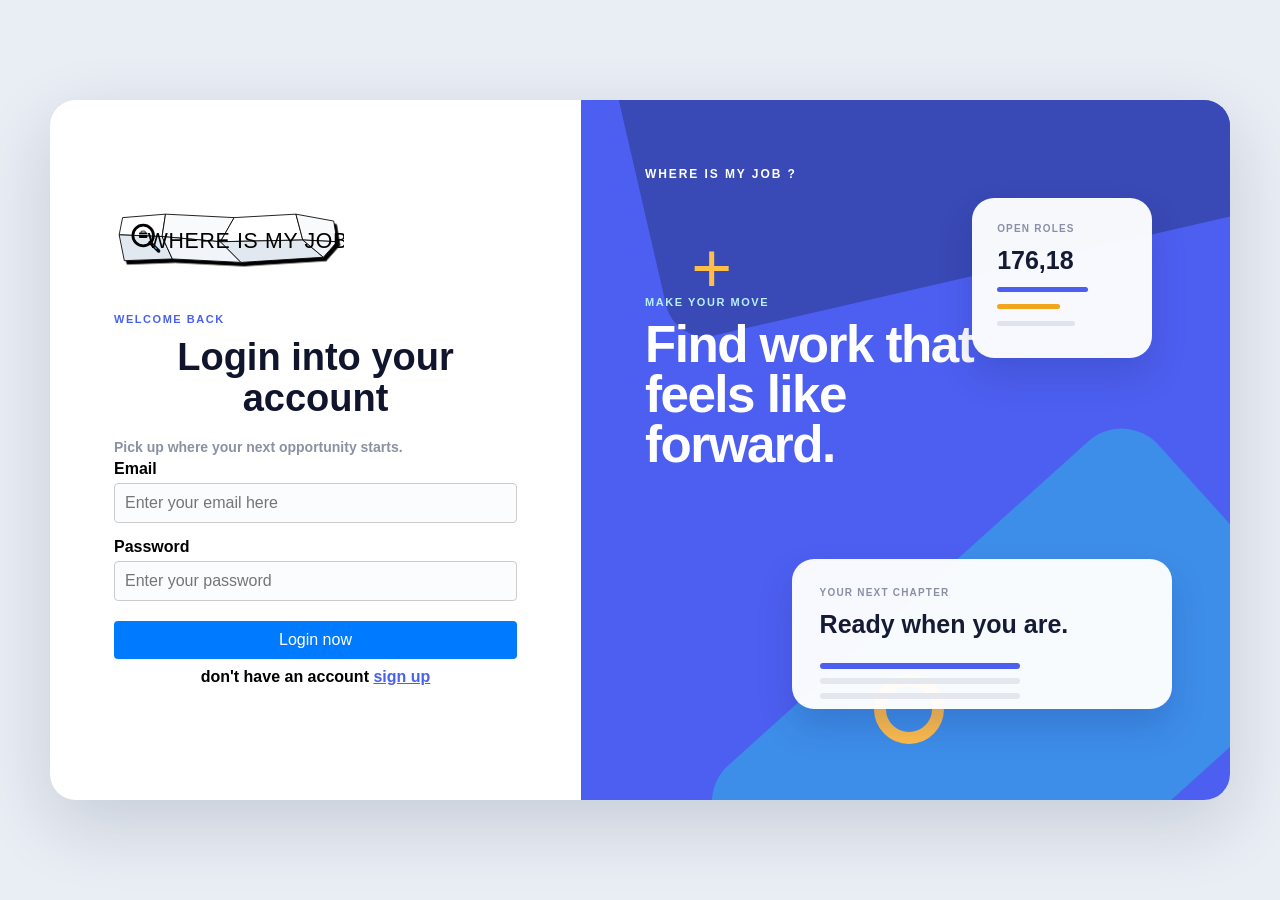
<file: index.html>
<!-- Login page -->

<!DOCTYPE html>
<html lang="en">

<head>
    <meta charset="UTF-8">
    <meta name="viewport" content="width=device-width, initial-scale=1.0">
    <title>Login</title>
    <link href="https://api.fontshare.com/v2/css?f[]=satoshi@400&display=swap" rel="stylesheet">
    <link rel="stylesheet" href="./styles/login.css">
</head>

<body>
    <main class="auth-layout">
        <div class="loginBox auth-card">
            <img class="brand-logo" src="./assests/logo.svg" alt="Where Is My Job">
            <div class="form-intro">
                <span class="eyebrow">Welcome back</span>
                <h2>Login into your account</h2>
                <p>Pick up where your next opportunity starts.</p>
            </div>

            <div class="loginBox_email">
                <p>Email</p>
                <input id="login_mail" type="text" placeholder="Enter your email here" required>
            </div>

            <div class="loginBox_pass">
                <p>Password</p>
                <input id="login_pass" type="password" placeholder="Enter your password" required>
            </div>

            <div class="loginBox_btn">
                <button id="login_btn" class="login_btn">Login now</button>
            </div>

            <div class="loginBox_error">
                <p>email or password is incorrect</p>
            </div>

            <div class="loginBox_signup">
                <p>don't have an account <span><a href="./pages/register.html">sign up</a></span></p>
            </div>
        </div>

        <aside class="auth-art" aria-hidden="true">
            <span class="art-label">WHERE IS MY JOB ?</span>
            <div class="art-copy">
                <span class="eyebrow">Make your move</span>
                <h1>Find work that feels like forward.</h1>
            </div>
            <div class="art-window art-window--small">
                <span>OPEN ROLES</span>
                <strong>176,18</strong>
                <i></i><i></i><i></i>
            </div>
            <div class="art-window art-window--large">
                <span>YOUR NEXT CHAPTER</span>
                <strong>Ready when you are.</strong>
                <div class="art-line"></div>
            </div>
            <div class="art-spark">+</div>
            <div class="art-circle"></div>
        </aside>
    </main>

    <script src="./scripts/login.js"></script>
</body>

</html>
</file>
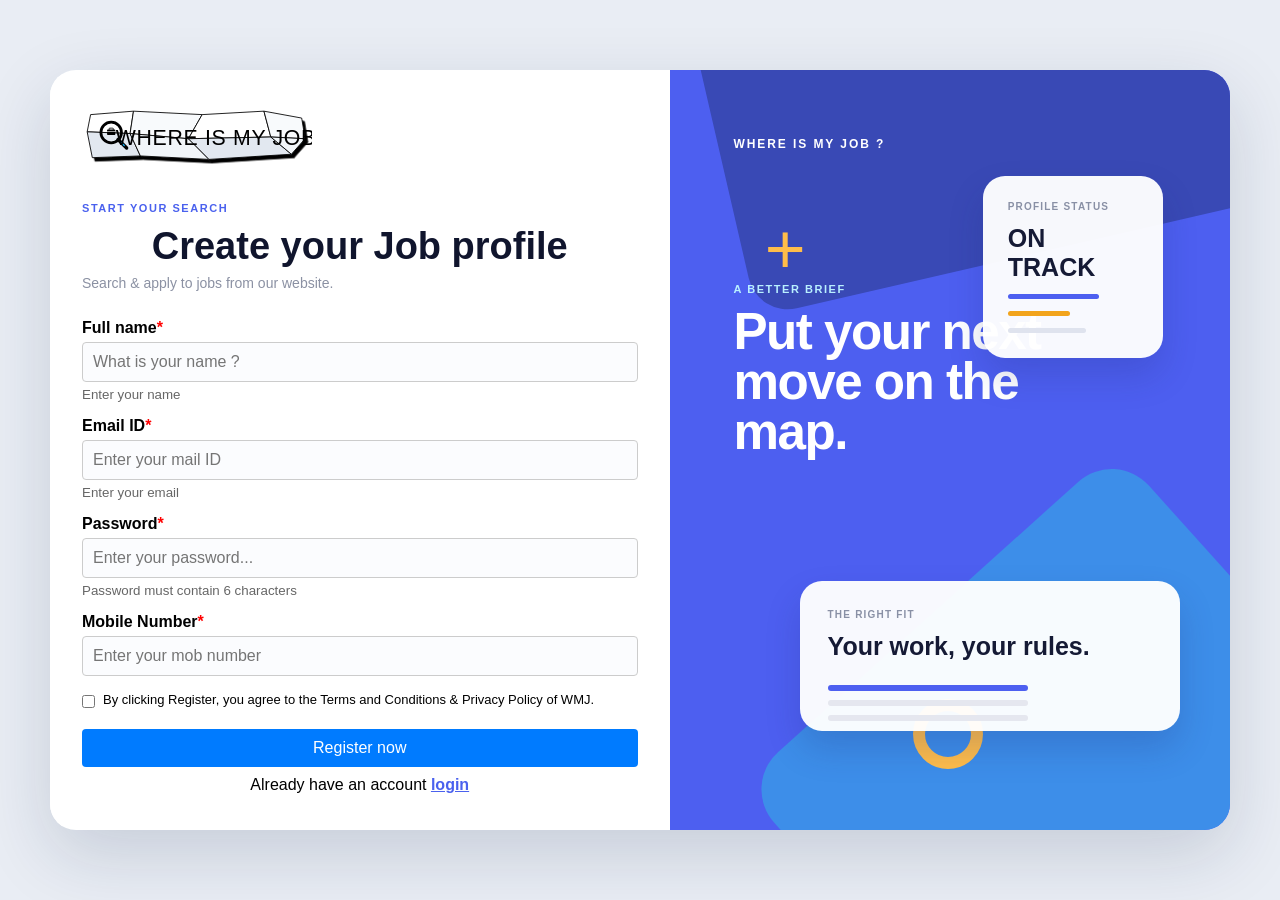
<file: pages/register.html>
<!DOCTYPE html>
<html lang="en">

<head>
    <meta charset="UTF-8">
    <meta name="viewport" content="width=device-width, initial-scale=1.0">
    <title>Register</title>
    <link href="https://api.fontshare.com/v2/css?f[]=satoshi@400&display=swap" rel="stylesheet">
    <link rel="stylesheet" href="../styles/register.css">
</head>

<body>
    <main class="auth-layout">
        <form action="" class="reg-form auth-card">
            <img class="brand-logo" src="../assests/logo.svg" alt="Where Is My Job">
            <div class="form-intro">
                <span class="eyebrow">Start your search</span>
                <h2>Create your Job profile</h2>
                <p>Search & apply to jobs from our website.</p>
            </div>

        <div class="reg-form_field">
            <label for="register_name">Full name<span>*</span></label>
            <input id="register_name" type="text" placeholder="What is your name ?" required>
            <small>Enter your name</small>
        </div>

        <div class="reg-form_field">
            <label for="register_email">Email ID<span>*</span></label>
            <input id="register_email" type="email" placeholder="Enter your mail ID" required>
            <small>Enter your email</small>
        </div>

        <div class="reg-form_field">
            <label for="register_password">Password<span>*</span></label>
            <input id="register_password" type="password" placeholder="Enter your password..." minlength="6" required>
            <small>Password must contain 6 characters</small>
        </div>

        <div class="reg-form_field">
            <label for="register_mobile">Mobile Number<span>*</span></label>
            <input id="register_mobile" type="tel" placeholder="Enter your mob number" required>
        </div>

        <div class="agree-term">
            <input id="register_terms" type="checkbox" required>
            <label for="register_terms">By clicking Register, you agree to the Terms and Conditions & Privacy Policy of WMJ.</label>
        </div>

        <button type="submit" class="register_btn">Register now</button>

        <div class="reg-form_login">
            <p>Already have an account <span><a href="../index.html">login</a></span></p>
        </div>
        </form>

        <aside class="auth-art" aria-hidden="true">
            <span class="art-label">WHERE IS MY JOB ?</span>
            <div class="art-copy">
                <span class="eyebrow">A better brief</span>
                <h1>Put your next move on the map.</h1>
            </div>
            <div class="art-window art-window--small">
                <span>PROFILE STATUS</span>
                <strong>ON TRACK</strong>
                <i></i><i></i><i></i>
            </div>
            <div class="art-window art-window--large">
                <span>THE RIGHT FIT</span>
                <strong>Your work, your rules.</strong>
                <div class="art-line"></div>
            </div>
            <div class="art-spark">+</div>
            <div class="art-circle"></div>
        </aside>
    </main>




    <script src="../scripts/register.js"></script>
</body>

</html>
</file>
<file: styles/login.css>
* {
    padding: 0;
    margin: 0;
    box-sizing: border-box;
}

body {
    font-family: "Satoshi", sans-serif;
    font-weight: 100;
    font-style: normal;
    margin: 0;
    padding: 24px;
    display: grid;
    place-items: center;
    min-height: 100vh;
    background: #e9edf4;
}

.auth-layout {
    position: relative;
    display: grid;
    grid-template-columns: minmax(360px, 0.9fr) minmax(420px, 1.1fr);
    width: min(1180px, 100%);
    min-height: min(700px, calc(100vh - 48px));
    overflow: hidden;
    border-radius: 26px;
    background: #fff;
    box-shadow: 0 24px 70px rgba(20, 35, 74, 0.16);
}

.loginBox {
    background: #ffffff;
    padding: clamp(32px, 5vw, 72px);
    border-radius: 0;
    width: 100%;
    max-width: none;
    align-self: center;
}

.brand-logo {
    display: block;
    width: min(100%, 230px);
    height: auto;
    margin: 0 0 42px;
}

.form-intro .eyebrow,
.auth-art .eyebrow {
    display: block;
    margin-bottom: 12px;
    color: #4a61ee;
    font-size: 11px;
    font-weight: bold;
    letter-spacing: 0.14em;
    text-transform: uppercase;
}

.form-intro h2 {
    margin-bottom: 8px;
    color: #10152d;
    font-size: clamp(26px, 3vw, 38px);
    line-height: 1.08;
}

.form-intro p {
    margin-bottom: 34px;
    color: #8b91a3;
    font-size: 14px;
}

.loginBox h2 {
    margin-top: 0;
    margin-bottom: 20px;
    text-align: center;
}

.loginBox_email,
.loginBox_pass {
    margin-bottom: 15px;
}

.loginBox p {
    margin: 0 0 5px 0;
    font-weight: bold;
}

.loginBox input {
    width: 100%;
    padding: 10px;
    font-size: 16px;
    box-sizing: border-box;
    border: 1px solid #ccc;
    border-radius: 4px;
    background: #fbfcfe;
}

.loginBox_error{
    color: rgb(255, 0, 0);
    text-align: center;
    padding-top: 5px;
    display: none;
}

.loginBox_btn {
    margin-top: 20px;
}

.login_btn {
    width: 100%;
    padding: 10px;
    background-color: #007bff;
    color: white;
    border: none;
    border-radius: 4px;
    cursor: pointer;
    font-size: 16px;
}

.login_btn:hover {
    background-color: #0056b3;
}

.loginBox_signup{
    text-align: center;
    margin-top: 9px;
}

.loginBox_signup a {
    color: #4a61ee;
    font-weight: bold;
}

.auth-art {
    position: relative;
    overflow: hidden;
    min-height: 100%;
    padding: clamp(32px, 5vw, 70px);
    color: #fff;
    background: #4d5ff0;
    isolation: isolate;
}

.auth-art::before,
.auth-art::after {
    position: absolute;
    z-index: -1;
    content: "";
    transform: rotate(-13deg);
    background: #3949b5;
}

.auth-art::before {
    top: -18%;
    right: -18%;
    width: 110%;
    height: 42%;
    border-radius: 40px;
}

.auth-art::after {
    right: -12%;
    bottom: -12%;
    width: 90%;
    height: 46%;
    border-radius: 50px;
    background: #3d8ee9;
    transform: rotate(-42deg);
}

.art-label {
    font-size: 12px;
    font-weight: bold;
    letter-spacing: 0.16em;
}

.art-copy {
    position: absolute;
    top: 28%;
    left: clamp(32px, 5vw, 70px);
    max-width: 360px;
}

.art-copy .eyebrow {
    color: #b9f0ff;
}

.art-copy h1 {
    max-width: 360px;
    font-size: clamp(34px, 4vw, 58px);
    line-height: 0.98;
    letter-spacing: -0.03em;
}

.art-window {
    position: absolute;
    z-index: 1;
    display: flex;
    flex-direction: column;
    color: #151a35;
    background: rgba(255, 255, 255, 0.96);
    box-shadow: 0 18px 35px rgba(28, 42, 121, 0.2);
}

.art-window span {
    color: #8990a5;
    font-size: 10px;
    font-weight: bold;
    letter-spacing: 0.12em;
}

.art-window strong {
    margin-top: 12px;
    font-size: 25px;
}

.art-window--small {
    top: 14%;
    right: 12%;
    width: 180px;
    min-height: 160px;
    padding: 25px;
    border-radius: 22px;
}

.art-window--small i {
    display: block;
    width: 70%;
    height: 5px;
    margin-top: 12px;
    border-radius: 10px;
    background: #4d5ff0;
}

.art-window--small i:nth-of-type(2) { width: 48%; background: #f2a41c; }
.art-window--small i:nth-of-type(3) { width: 60%; background: #dfe3ee; }

.art-window--large {
    right: 9%;
    bottom: 13%;
    width: min(380px, 78%);
    min-height: 150px;
    padding: 28px;
    border-radius: 22px;
}

.art-line {
    width: 62%;
    height: 6px;
    margin-top: 24px;
    border-radius: 10px;
    background: #4d5ff0;
    box-shadow: 0 15px 0 #e5e7ef, 0 30px 0 #e5e7ef;
}

.art-spark {
    position: absolute;
    top: 19%;
    left: 17%;
    color: #ffbd4a;
    font-size: 70px;
    line-height: 1;
}

.art-circle {
    position: absolute;
    right: 44%;
    bottom: 8%;
    width: 70px;
    height: 70px;
    border: 12px solid #ffbd4a;
    border-radius: 50%;
}

@media (min-width: 600px) {
    body {
        padding: 24px;
    }
}

@media (max-width: 380px) {
    .loginBox {
        padding: 28px 22px;
    }

    .brand-logo {
        width: 190px;
    }
}

@media (max-width: 760px) {
    body {
        padding: 0;
        display: block;
    }

    .auth-layout {
        display: flex;
        flex-direction: column;
        min-height: 100vh;
        border-radius: 0;
    }

    .auth-art {
        order: -1;
        min-height: 300px;
        padding: 28px 24px;
    }

    .art-copy {
        top: 105px;
        left: 24px;
        max-width: 230px;
    }

    .art-copy h1 {
        font-size: 34px;
    }

    .art-window--small {
        top: 45px;
        right: 24px;
        width: 130px;
        min-height: 105px;
        padding: 16px;
    }

    .art-window--small strong {
        margin-top: 8px;
        font-size: 18px;
    }

    .art-window--large {
        right: 24px;
        bottom: 24px;
        width: 185px;
        min-height: 75px;
        padding: 16px;
    }

    .art-window--large strong {
        margin-top: 6px;
        font-size: 15px;
    }

    .art-line {
        margin-top: 14px;
    }

    .art-spark,
    .art-circle {
        display: none;
    }

    .loginBox {
        align-self: auto;
    }
}
</file>
<file: styles/register.css>
* {
    padding: 0;
    margin: 0;
    box-sizing: border-box;
}

body {
    font-family: "Satoshi", sans-serif;
    font-weight: 100;
    font-style: normal;
    margin: 0;
    padding: 24px;
    display: grid;
    place-items: center;
    min-height: 100vh;
    background: #e9edf4;
}

.auth-layout {
    position: relative;
    display: grid;
    grid-template-columns: minmax(420px, 1.05fr) minmax(420px, 0.95fr);
    width: min(1180px, 100%);
    min-height: min(760px, calc(100vh - 48px));
    overflow: hidden;
    border-radius: 26px;
    background: #fff;
    box-shadow: 0 24px 70px rgba(20, 35, 74, 0.16);
}

.reg-form {
    background: #ffffff;
    padding: clamp(32px, 5vw, 68px);
    border-radius: 0;
    width: 100%;
    max-width: none;
    align-self: center;
}

.brand-logo {
    display: block;
    width: min(100%, 230px);
    height: auto;
    margin: 0 0 34px;
}

.form-intro .eyebrow,
.auth-art .eyebrow {
    display: block;
    margin-bottom: 12px;
    color: #4a61ee;
    font-size: 11px;
    font-weight: bold;
    letter-spacing: 0.14em;
    text-transform: uppercase;
}

.form-intro h2 {
    margin-bottom: 8px;
    color: #10152d;
    font-size: clamp(26px, 3vw, 38px);
    line-height: 1.08;
}

.form-intro p {
    margin-bottom: 28px;
    color: #8b91a3;
    font-size: 14px;
}

.reg-form h2 {
    margin-top: 0;
    margin-bottom: 8px;
    text-align: center;
}

.reg-form > p {
    margin-bottom: 20px;
    text-align: center;
}

.reg-form_field {
    margin-bottom: 15px;
}

.reg-form label {
    display: block;
    margin-bottom: 5px;
    font-weight: bold;
}

.reg-form label span {
    color: red;
}

.reg-form input[type="text"],
.reg-form input[type="email"],
.reg-form input[type="password"],
.reg-form input[type="tel"] {
    width: 100%;
    padding: 10px;
    font-size: 16px;
    border: 1px solid #ccc;
    border-radius: 4px;
    background: #fbfcfe;
}

.reg-form small {
    display: block;
    margin-top: 5px;
    color: #666;
}

.agree-term {
    display: flex;
    align-items: flex-start;
    gap: 8px;
    margin: 5px 0 20px;
}

.agree-term input {
    flex: 0 0 auto;
    margin-top: 4px;
}

.agree-term label {
    margin: 0;
    font-size: 13px;
    font-weight: normal;
    line-height: 1.35;
}

.register_btn {
    width: 100%;
    padding: 10px;
    background-color: #007bff;
    color: white;
    border: none;
    border-radius: 4px;
    cursor: pointer;
    font-size: 16px;
}

.register_btn:hover {
    background-color: #0056b3;
}

.reg-form_login {
    text-align: center;
    margin-top: 9px;
}

.reg-form_login p {
    margin: 0;
}

.reg-form_login a {
    color: #4a61ee;
    font-weight: bold;
}

.auth-art {
    position: relative;
    overflow: hidden;
    min-height: 100%;
    padding: clamp(32px, 5vw, 70px);
    color: #fff;
    background: #4d5ff0;
    isolation: isolate;
}

.auth-art::before,
.auth-art::after {
    position: absolute;
    z-index: -1;
    content: "";
    transform: rotate(-13deg);
    background: #3949b5;
}

.auth-art::before {
    top: -18%;
    right: -18%;
    width: 110%;
    height: 42%;
    border-radius: 40px;
}

.auth-art::after {
    right: -12%;
    bottom: -12%;
    width: 90%;
    height: 46%;
    border-radius: 50px;
    background: #3d8ee9;
    transform: rotate(-42deg);
}

.art-label {
    font-size: 12px;
    font-weight: bold;
    letter-spacing: 0.16em;
}

.art-copy {
    position: absolute;
    top: 28%;
    left: clamp(32px, 5vw, 70px);
    max-width: 360px;
}

.art-copy .eyebrow {
    color: #b9f0ff;
}

.art-copy h1 {
    max-width: 360px;
    font-size: clamp(34px, 4vw, 58px);
    line-height: 0.98;
    letter-spacing: -0.03em;
}

.art-window {
    position: absolute;
    z-index: 1;
    display: flex;
    flex-direction: column;
    color: #151a35;
    background: rgba(255, 255, 255, 0.96);
    box-shadow: 0 18px 35px rgba(28, 42, 121, 0.2);
}

.art-window span {
    color: #8990a5;
    font-size: 10px;
    font-weight: bold;
    letter-spacing: 0.12em;
}

.art-window strong {
    margin-top: 12px;
    font-size: 25px;
}

.art-window--small {
    top: 14%;
    right: 12%;
    width: 180px;
    min-height: 160px;
    padding: 25px;
    border-radius: 22px;
}

.art-window--small i {
    display: block;
    width: 70%;
    height: 5px;
    margin-top: 12px;
    border-radius: 10px;
    background: #4d5ff0;
}

.art-window--small i:nth-of-type(2) { width: 48%; background: #f2a41c; }
.art-window--small i:nth-of-type(3) { width: 60%; background: #dfe3ee; }

.art-window--large {
    right: 9%;
    bottom: 13%;
    width: min(380px, 78%);
    min-height: 150px;
    padding: 28px;
    border-radius: 22px;
}

.art-line {
    width: 62%;
    height: 6px;
    margin-top: 24px;
    border-radius: 10px;
    background: #4d5ff0;
    box-shadow: 0 15px 0 #e5e7ef, 0 30px 0 #e5e7ef;
}

.art-spark {
    position: absolute;
    top: 19%;
    left: 17%;
    color: #ffbd4a;
    font-size: 70px;
    line-height: 1;
}

.art-circle {
    position: absolute;
    right: 44%;
    bottom: 8%;
    width: 70px;
    height: 70px;
    border: 12px solid #ffbd4a;
    border-radius: 50%;
}

@media (min-width: 600px) {
    body {
        padding: 24px;
    }

    .reg-form {
        padding: 32px;
    }
}

@media (max-width: 380px) {
    .reg-form {
        padding: 28px 22px;
    }

    .reg-form h2 {
        font-size: 22px;
    }

    .brand-logo {
        width: 190px;
    }
}

@media (max-width: 760px) {
    body {
        padding: 0;
        display: block;
    }

    .auth-layout {
        display: flex;
        flex-direction: column;
        min-height: 100vh;
        border-radius: 0;
    }

    .auth-art {
        order: -1;
        min-height: 300px;
        padding: 28px 24px;
    }

    .art-copy {
        top: 105px;
        left: 24px;
        max-width: 230px;
    }

    .art-copy h1 {
        font-size: 34px;
    }

    .art-window--small {
        top: 45px;
        right: 24px;
        width: 130px;
        min-height: 105px;
        padding: 16px;
    }

    .art-window--small strong {
        margin-top: 8px;
        font-size: 18px;
    }

    .art-window--large {
        right: 24px;
        bottom: 24px;
        width: 185px;
        min-height: 75px;
        padding: 16px;
    }

    .art-window--large strong {
        margin-top: 6px;
        font-size: 15px;
    }

    .art-line {
        margin-top: 14px;
    }

    .art-spark,
    .art-circle {
        display: none;
    }

    .reg-form {
        align-self: auto;
    }
}
</file>
